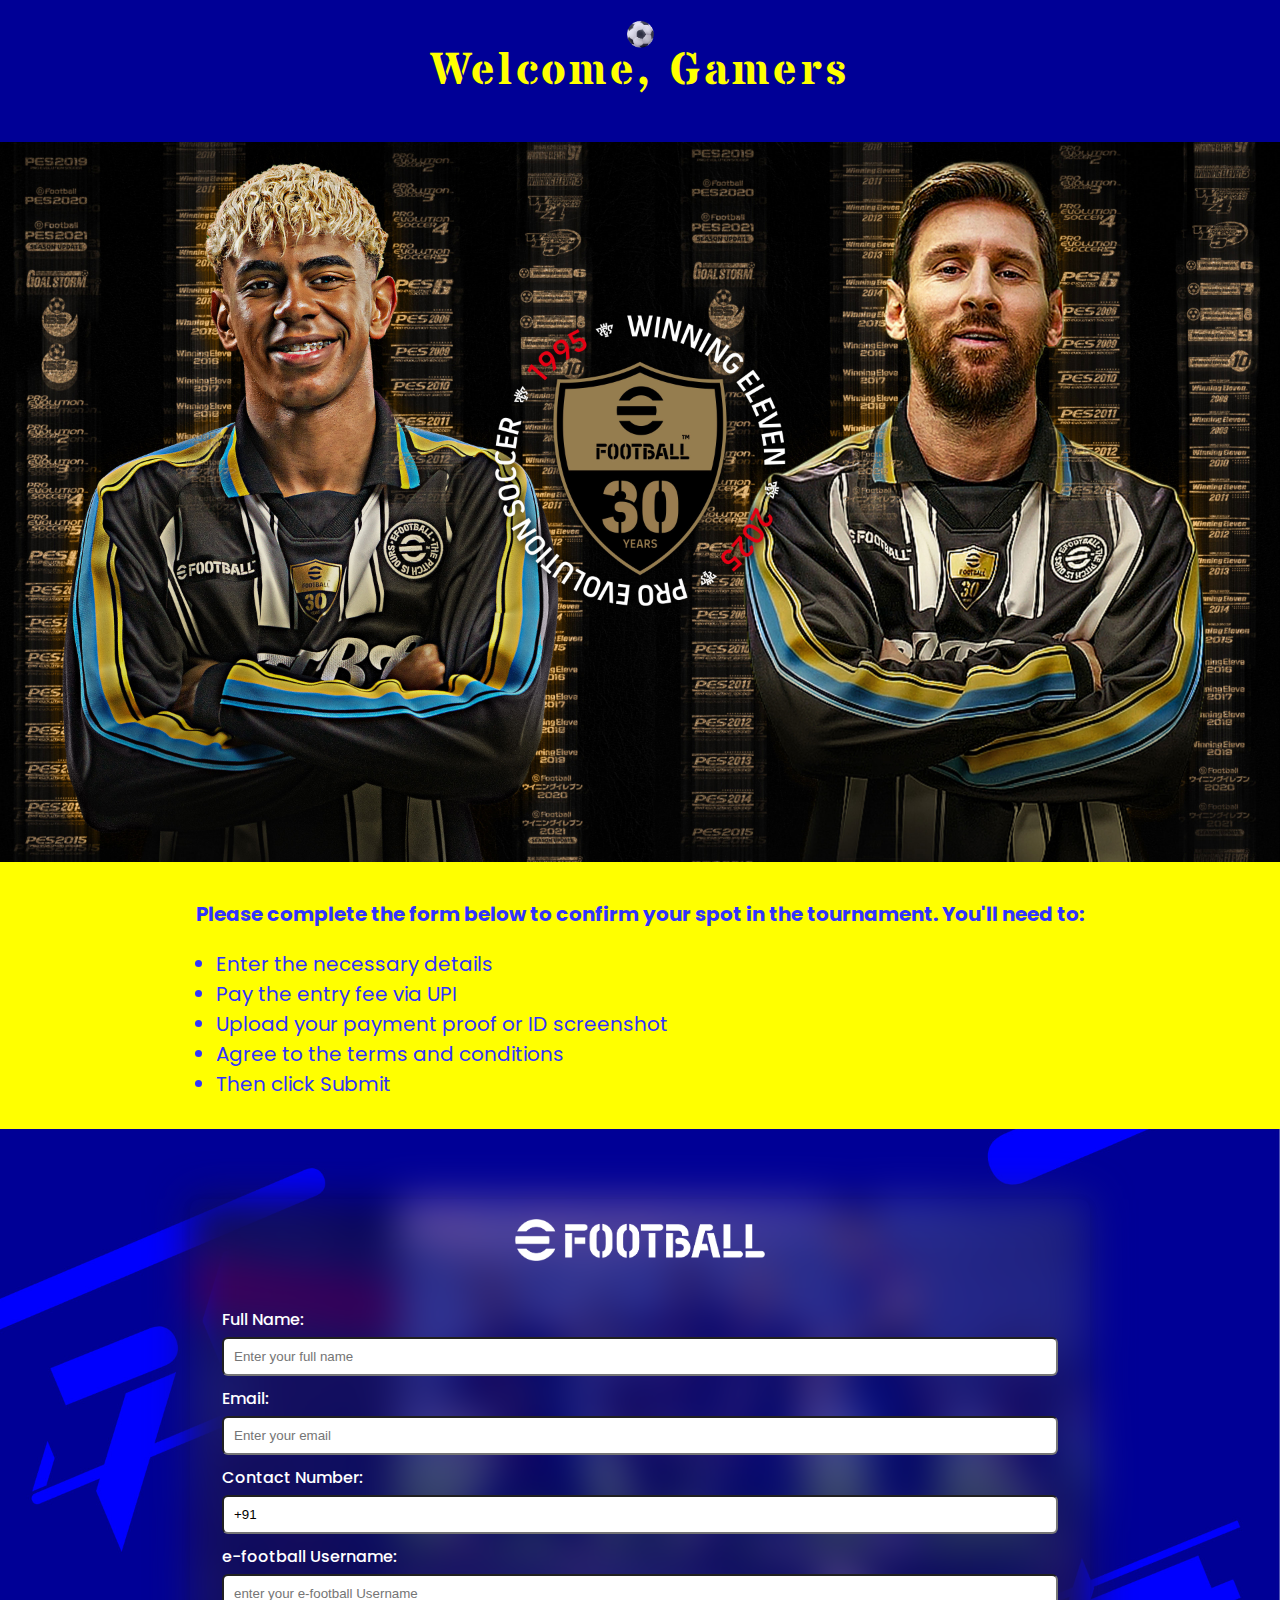
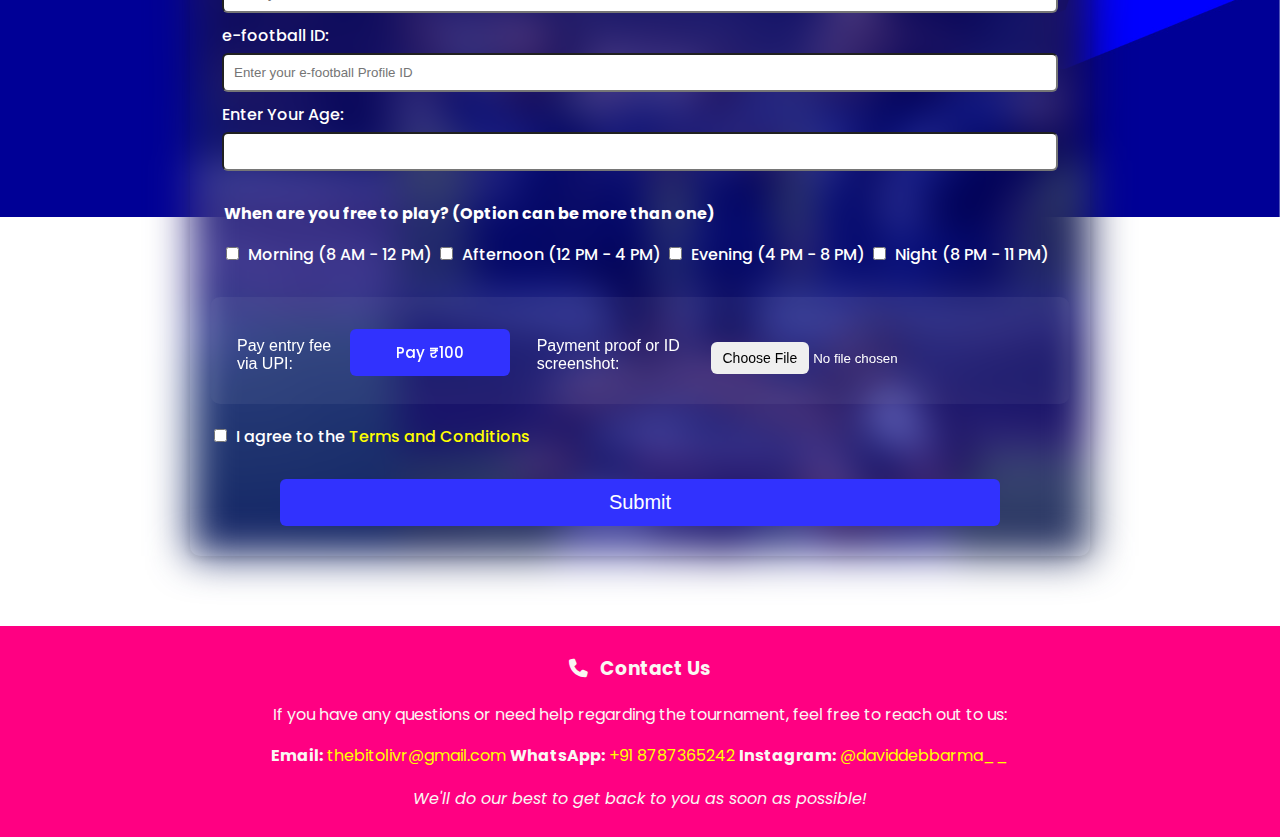
<file: index.html>
<!DOCTYPE html>
<html lang="en">
  <head>
    <meta charset="UTF-8" />
    <meta name="viewport" content="width=device-width, initial-scale=1.0" />
    <title>Football Registeration Form</title>
    <link rel="icon" type="image/x-icon" href="images/favicon.png" />
    <link rel="stylesheet" href="styles.css" />
    <link
      rel="stylesheet"
      href="https://cdnjs.cloudflare.com/ajax/libs/font-awesome/6.5.0/css/all.min.css"
    />
  </head>
  <body>
    <h1 id="greeting">Welcome, Gamers</h1>
    <img src="images/ball.png" id="football" alt="football" />
    <div id="description">
      <img src="images/image.jpg" alt="image" />
      <div class="rules">
        <p>
          Please complete the form below to confirm your spot in the tournament.
          You'll need to:
        </p>
        <ul>
          <li>Enter the necessary details</li>
          <li>Pay the entry fee via UPI</li>
          <li>Upload your payment proof or ID screenshot</li>
          <li>Agree to the terms and conditions</li>
          <li>Then click Submit</li>
        </ul>
      </div>
    </div>
    <div class="form">
      <img src="images/eFootball-logo-1.png" alt="e-football logo" />
      <form id="e-football-registration-form">
        <fieldset id="userdetails">
          <label for="firstname"> Full Name:</label>
          <input
            id="firstname"
            type="text"
            name="firstname"
            placeholder="Enter your full name"
          />

          <label for="email"> Email:</label>
          <input
            id="email"
            type="email"
            name="email"
            placeholder="Enter your email"
            required
          />

          <label for="number"> Contact Number:</label>
          <input id="number" type="tel" name="phone" value="+91 " required />

          <label for="username">e-football Username:</label>
          <input
            id="username"
            type="text"
            name="username"
            placeholder="enter your e-football Username"
          />
          <label for="gameid">e-football ID:</label>
          <input
            type="text"
            id="gameid"
            name="gameid"
            pattern="[[A-Za-z0-9]{12,16}]"
            maxlength="16"
            title="Referral ID must be more than 12 characters"
            placeholder="Enter your e-football Profile ID"
            required
          />
          <label for="age"> Enter Your Age:</label>
          <input type="number" id="age" name="age" min="16" max="40" required />
        </fieldset>
        <fieldset id="idealtime">
          <legend>
            When are you free to play? (Option can be more than one)
          </legend>

          <label
            ><input type="checkbox" name="playtime" value="morning" /> Morning
            (8 AM - 12 PM)</label
          >
          <label
            ><input type="checkbox" name="playtime" value="afternoon" />
            Afternoon (12 PM - 4 PM)</label
          >
          <label
            ><input type="checkbox" name="playtime" value="evening" /> Evening
            (4 PM - 8 PM)</label
          >
          <label
            ><input type="checkbox" name="playtime" value="night" /> Night (8 PM
            - 11 PM)
          </label>
        </fieldset>
        <fieldset id="payment">
          <label
            >Pay entry fee via UPI:
            <button type="button" onclick="handleUPIPayment()">Pay ₹100</button>
          </label>
          <label for="payment-image">
            Payment proof or ID screenshot:
            <input
              type="file"
              id="payment-image"
              name="payment-image"
              required
            />
          </label>
        </fieldset>
        <label id="terms">
          <input type="checkbox" id="terms-checkbox" required />
          I agree to the
          <a href="terms.html">Terms and Conditions</a>
        </label>
        <button type="submit" id="submit-button">Submit</button>
      </form>
    </div>
    <div id="thank-you-message">
      ✅ Thank you for registering! We'll contact you soon.
    </div>

    <div id="loading-overlay">
      <div id="loading-text">Processing(wngwi tngo)...</div>
    </div>

    <div id="contact">
      <h3><i class="fas fa-phone"></i> Contact Us</h3>
      <p>
        If you have any questions or need help regarding the tournament, feel
        free to reach out to us:
      </p>
      <ul style="list-style: none; padding-left: 0">
        <li>
          <strong>Email:</strong>
          <a href="mailto:thebitolivr@egmail.com">thebitolivr@gmail.com</a>
        </li>
        <li>
          <strong>WhatsApp:</strong>
          <a href="https://wa.me/918787365242" target="_blank"
            >+91 8787365242</a
          >
        </li>
        <li>
          <strong>Instagram:</strong>
          <a href="https://instagram.com/daviddebbarma__" target="_blank"
            >@daviddebbarma__</a
          >
        </li>
      </ul>
      <p><i>We'll do our best to get back to you as soon as possible!</i></p>
    </div>
    <script src="script.js"></script>
  </body>
</html>
</file>
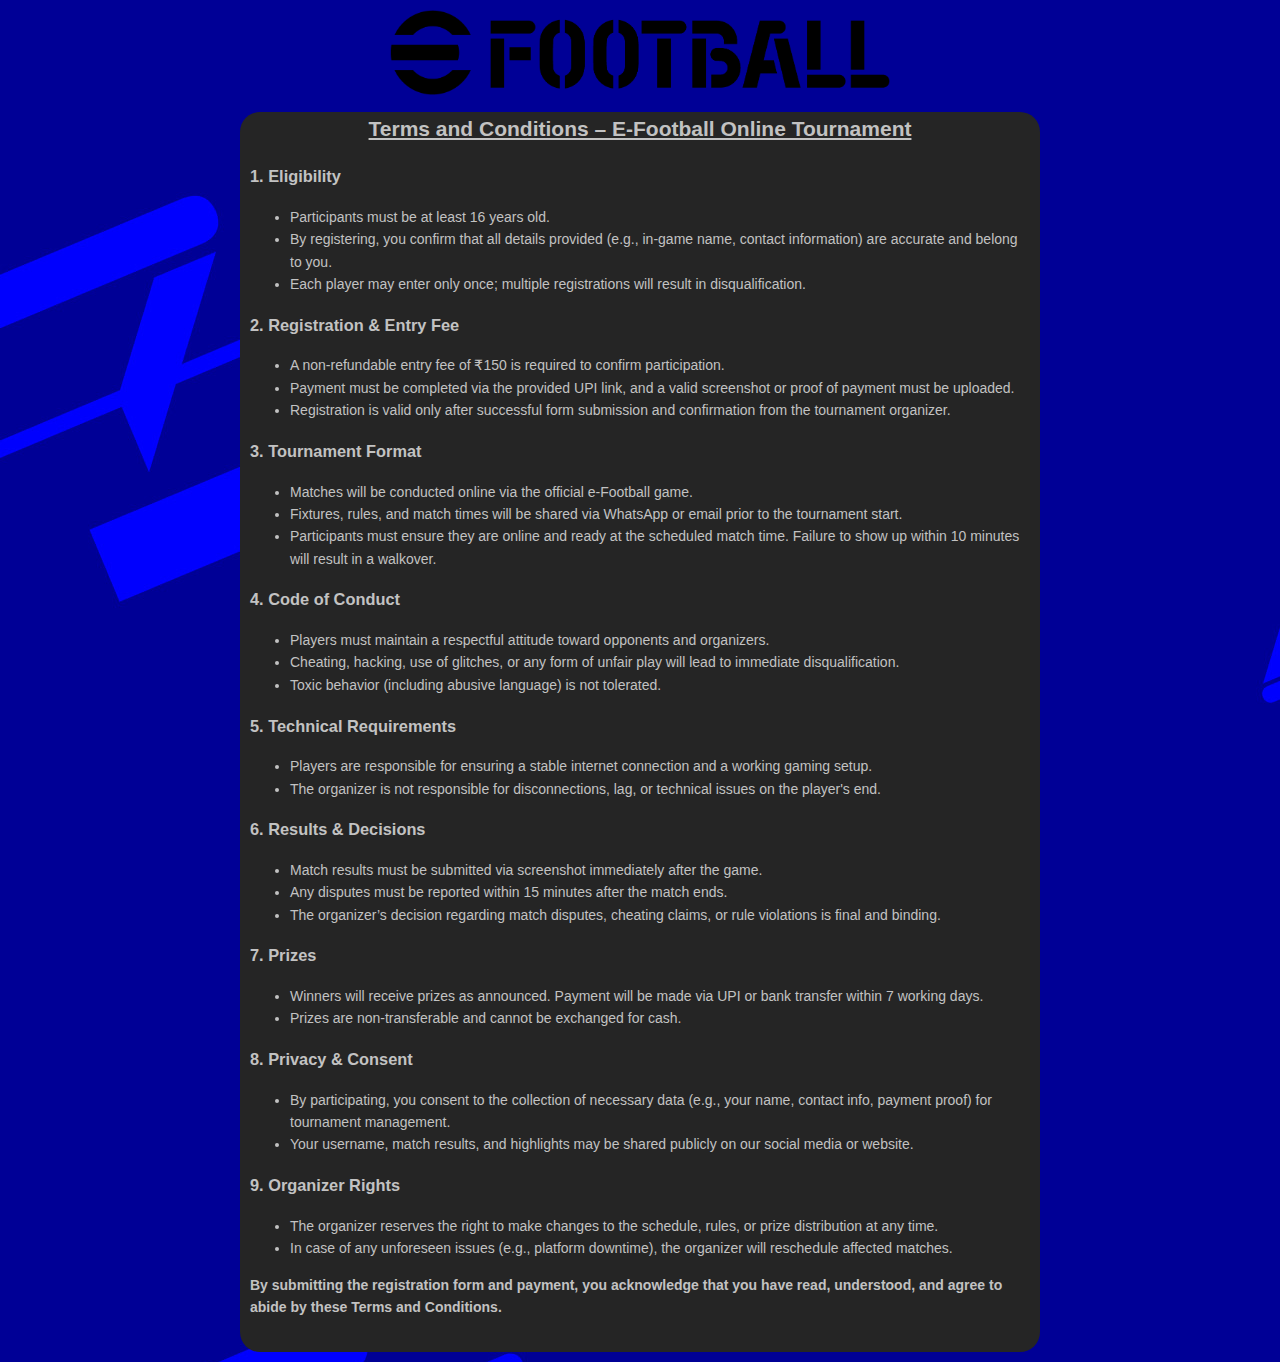
<file: terms.html>
<!DOCTYPE html>
<html lang="en">
  <head>
    <meta charset="UTF-8" />
    <meta name="viewport" content="width=device-width, initial-scale=1.0" />
    <title>Terms & Conditions</title>
  </head>
  <body
    style="
      max-width: 800px;
      background-image: url('images/bg.jpg');
      margin: 10px auto;
    "
  >
    <img
      src="images/eFootball-logo-1.png"
      alt="e-football logo"
      style="
        max-width: 500px;
        margin-bottom: 10px;
        display: block;
        margin: auto;
      "
    />
    <div
      style="
        max-width: 100%;
        background-color: rgb(37, 37, 37);
        padding: 0px 10px 20px 10px;
        font-family: Arial, sans-serif;
        font-size: 14px;
        line-height: 1.6;
        color: rgb(194, 194, 194);
        border-radius: 20px;
      "
    >
      <h2 style="text-align: center; text-decoration: underline">
        Terms and Conditions – E-Football Online Tournament
      </h2>

      <h3>1. Eligibility</h3>
      <ul>
        <li>Participants must be at least 16 years old.</li>
        <li>
          By registering, you confirm that all details provided (e.g., in-game
          name, contact information) are accurate and belong to you.
        </li>
        <li>
          Each player may enter only once; multiple registrations will result in
          disqualification.
        </li>
      </ul>

      <h3>2. Registration & Entry Fee</h3>
      <ul>
        <li>
          A non-refundable entry fee of ₹150 is required to confirm
          participation.
        </li>
        <li>
          Payment must be completed via the provided UPI link, and a valid
          screenshot or proof of payment must be uploaded.
        </li>
        <li>
          Registration is valid only after successful form submission and
          confirmation from the tournament organizer.
        </li>
      </ul>

      <h3>3. Tournament Format</h3>
      <ul>
        <li>
          Matches will be conducted online via the official e-Football game.
        </li>
        <li>
          Fixtures, rules, and match times will be shared via WhatsApp or email
          prior to the tournament start.
        </li>
        <li>
          Participants must ensure they are online and ready at the scheduled
          match time. Failure to show up within 10 minutes will result in a
          walkover.
        </li>
      </ul>

      <h3>4. Code of Conduct</h3>
      <ul>
        <li>
          Players must maintain a respectful attitude toward opponents and
          organizers.
        </li>
        <li>
          Cheating, hacking, use of glitches, or any form of unfair play will
          lead to immediate disqualification.
        </li>
        <li>Toxic behavior (including abusive language) is not tolerated.</li>
      </ul>

      <h3>5. Technical Requirements</h3>
      <ul>
        <li>
          Players are responsible for ensuring a stable internet connection and
          a working gaming setup.
        </li>
        <li>
          The organizer is not responsible for disconnections, lag, or technical
          issues on the player's end.
        </li>
      </ul>

      <h3>6. Results & Decisions</h3>
      <ul>
        <li>
          Match results must be submitted via screenshot immediately after the
          game.
        </li>
        <li>
          Any disputes must be reported within 15 minutes after the match ends.
        </li>
        <li>
          The organizer’s decision regarding match disputes, cheating claims, or
          rule violations is final and binding.
        </li>
      </ul>

      <h3>7. Prizes</h3>
      <ul>
        <li>
          Winners will receive prizes as announced. Payment will be made via UPI
          or bank transfer within 7 working days.
        </li>
        <li>Prizes are non-transferable and cannot be exchanged for cash.</li>
      </ul>

      <h3>8. Privacy & Consent</h3>
      <ul>
        <li>
          By participating, you consent to the collection of necessary data
          (e.g., your name, contact info, payment proof) for tournament
          management.
        </li>
        <li>
          Your username, match results, and highlights may be shared publicly on
          our social media or website.
        </li>
      </ul>

      <h3>9. Organizer Rights</h3>
      <ul>
        <li>
          The organizer reserves the right to make changes to the schedule,
          rules, or prize distribution at any time.
        </li>
        <li>
          In case of any unforeseen issues (e.g., platform downtime), the
          organizer will reschedule affected matches.
        </li>
      </ul>

      <p>
        <strong
          >By submitting the registration form and payment, you acknowledge that
          you have read, understood, and agree to abide by these Terms and
          Conditions.</strong
        >
      </p>
    </div>
  </body>
</html>
</file>
<file: styles.css>
@import url("https://fonts.googleapis.com/css2?family=Black+Ops+One&display=swap");
@import url("https://fonts.googleapis.com/css2?family=Stardos+Stencil:wght@400;700&display=swap");
@import url("https://fonts.googleapis.com/css2?family=Poppins:ital,wght@0,100;0,200;0,300;0,400;0,500;0,600;0,700;0,800;0,900;1,100;1,200;1,300;1,400;1,500;1,600;1,700;1,800;1,900&display=swap");
* {
  box-sizing: border-box;
}

body {
  font-family: poppins, "Segoe UI", Tahoma, Geneva, Verdana, sans-serif;
  background-image: url(images/bg.jpg);
  height: 100vh;
  margin: 0 auto;
  background-repeat: no-repeat;
  background-size: cover;
  background-attachment: fixed;
  background-position: center;
}

h1 {
  font-family: "Stardos Stencil", sans-serif;
  text-align: center;
  color: #ffff00;
  background-color: #000096;
  margin: 0;
  letter-spacing: 0.2rem;
  padding: 40px;
  display: block;
  font-size: 2.8rem;
}
#football {
  position: absolute;
  top: 15px;
  left: 50%;
  transform: translateX(-50%);
  width: 40px;
  height: 40px;
  z-index: 1;
  animation: floatBubble 6s ease-in-out infinite;
  opacity: 0.9;
}

@keyframes floatBubble {
  0% {
    transform: translateX(-50%) translateY(0) rotate(0deg);
  }
  50% {
    transform: translateX(-48%) translateY(-20px) rotate(5deg);
  }
  100% {
    transform: translateX(-50%) translateY(0) rotate(0deg);
  }
}

#description {
  color: #faf7f3;
  text-align: center;
  background-color: #ffff00;
}
.rules {
  display: inline-block;
  color: #3132fe;
  font-size: 20px;
  padding: 10px;
}
.rules p {
  font-weight: bold;
}
.rules ul {
  text-align: left;
}
#description > img {
  max-width: 100%;
  height: auto;
  margin: 0;
}
.form img {
  display: block;
  max-width: 250px;
  margin: 20px auto;
  filter: brightness(0) invert(1);
}

.form {
  position: relative;
  max-width: 900px;
  border-radius: 10px;
  box-shadow: 0 2px 8px rgba(0, 0, 0, 0.1);
  display: flex;
  flex-direction: column;
  gap: 10px;
  margin: 70px auto;
}
.form::before {
  content: "";
  position: absolute;
  inset: 0;
  background-image: url("images/image2.jpg");
  background-size: cover;
  background-position: center;
  filter: blur(20px);
  z-index: -1;
}

fieldset {
  border: none;
  color: white;
}
#userdetails {
  margin: 0 20px;
}
#idealtime {
  margin: 20px;
}
#payment {
  margin: 0 20px;
  display: flex;
  flex-wrap: wrap;
  align-items: center;
  justify-content: space-between;
  gap: 20px;
  padding: 20px;
  border: none;
  background: rgba(255, 255, 255, 0.05);
  border-radius: 10px;
  backdrop-filter: blur(6px);
}
legend {
  font-weight: bold;
}

label {
  display: block;
  margin-top: 10px;
  font-weight: 500;
}
#idealtime label {
  display: inline-block;
}
#payment label {
  display: flex;
  align-items: center;
  gap: 10px;
  font-family: "Segoe UI", sans-serif;
  color: #fff;
  font-size: 16px;
  margin-left: auto;
}

#payment button {
  font-size: 15px;
  font-weight: 500;
  font-family: Poppins;
  margin-top: -5px;
}
#payment input[type="file"]::file-selector-button {
  padding: 8px 12px;
  border-radius: 6px;
  cursor: pointer;
  border: white;
  font-size: 14px;
}
input[type="text"],
input[type="email"],
input[type="number"],
input[type="tel"],
input[type="file"] {
  width: 100%;
  padding: 10px;
  border-radius: 6px;
  margin-top: 5px;
}

input[type="checkbox"] {
  margin-right: 5px;
}

button {
  background-color: #3132fe;
  color: #fff;
  border: none;
  padding: 12px 20px;
  border-radius: 6px;
  cursor: pointer;
  transition: background-color 0.3s;
  margin-top: 15px;
  width: 80%;
}

button:hover {
  background-color: #ffff00;
  color: #3132fe;
}
#terms {
  color: white;
  margin: 20px;
}
#terms a:hover {
  text-decoration: underline;
}
#submit-button {
  font-size: 20px;
  display: block;
  margin: 30px auto 30px auto;
}
#contact a:hover {
  text-decoration: underline;
}
a {
  color: #ffff00;
  text-decoration: none;
}

a:hover {
  text-decoration: none;
}

ul {
  list-style-type: disc;
  padding-left: 20px;
}

/* Contact Section */
.fa-phone {
  margin-right: 8px;
}
#contact {
  text-align: center;
  margin-top: 40px;
  padding: 10px;
  background-color: #ff0082;
  color: #faf7f3;
}

#contact ul {
  list-style: none;
  padding-left: 0;
}

#contact li {
  display: inline-block;
  margin-bottom: 2px;
}
#thank-you-message {
  display: none;
  font-weight: bold;
  margin-top: 20px;
  text-align: center;
  color: #ffff00;
}

#loading-overlay {
  display: none;
  position: fixed;
  inset: 0;
  background-color: rgba(0, 0, 0, 0.5);
  z-index: 9999;
  justify-content: center;
  align-items: center;
}

#loading-text {
  color: white;
  font-size: 1.5rem;
  background-color: #222;
  padding: 1rem 2rem;
  border-radius: 8px;
  font-weight: bold;
  text-align: center;
}

@media (max-width: 600px) {
  input[type="text"],
  input[type="email"],
  input[type="number"],
  input[type="tel"],
  input[type="file"] {
    font-size: 14px;
  }
  #payment {
    flex-direction: column;
    align-items: flex-start;
  }
  #payment label {
    width: 100%;
  }
  #payment button {
    width: 100%;
    margin-top: 10px;
  }
  #contact li {
    display: block;
    margin-bottom: 2px;
  }
  button {
    width: 80%;
  }
}
</file>
